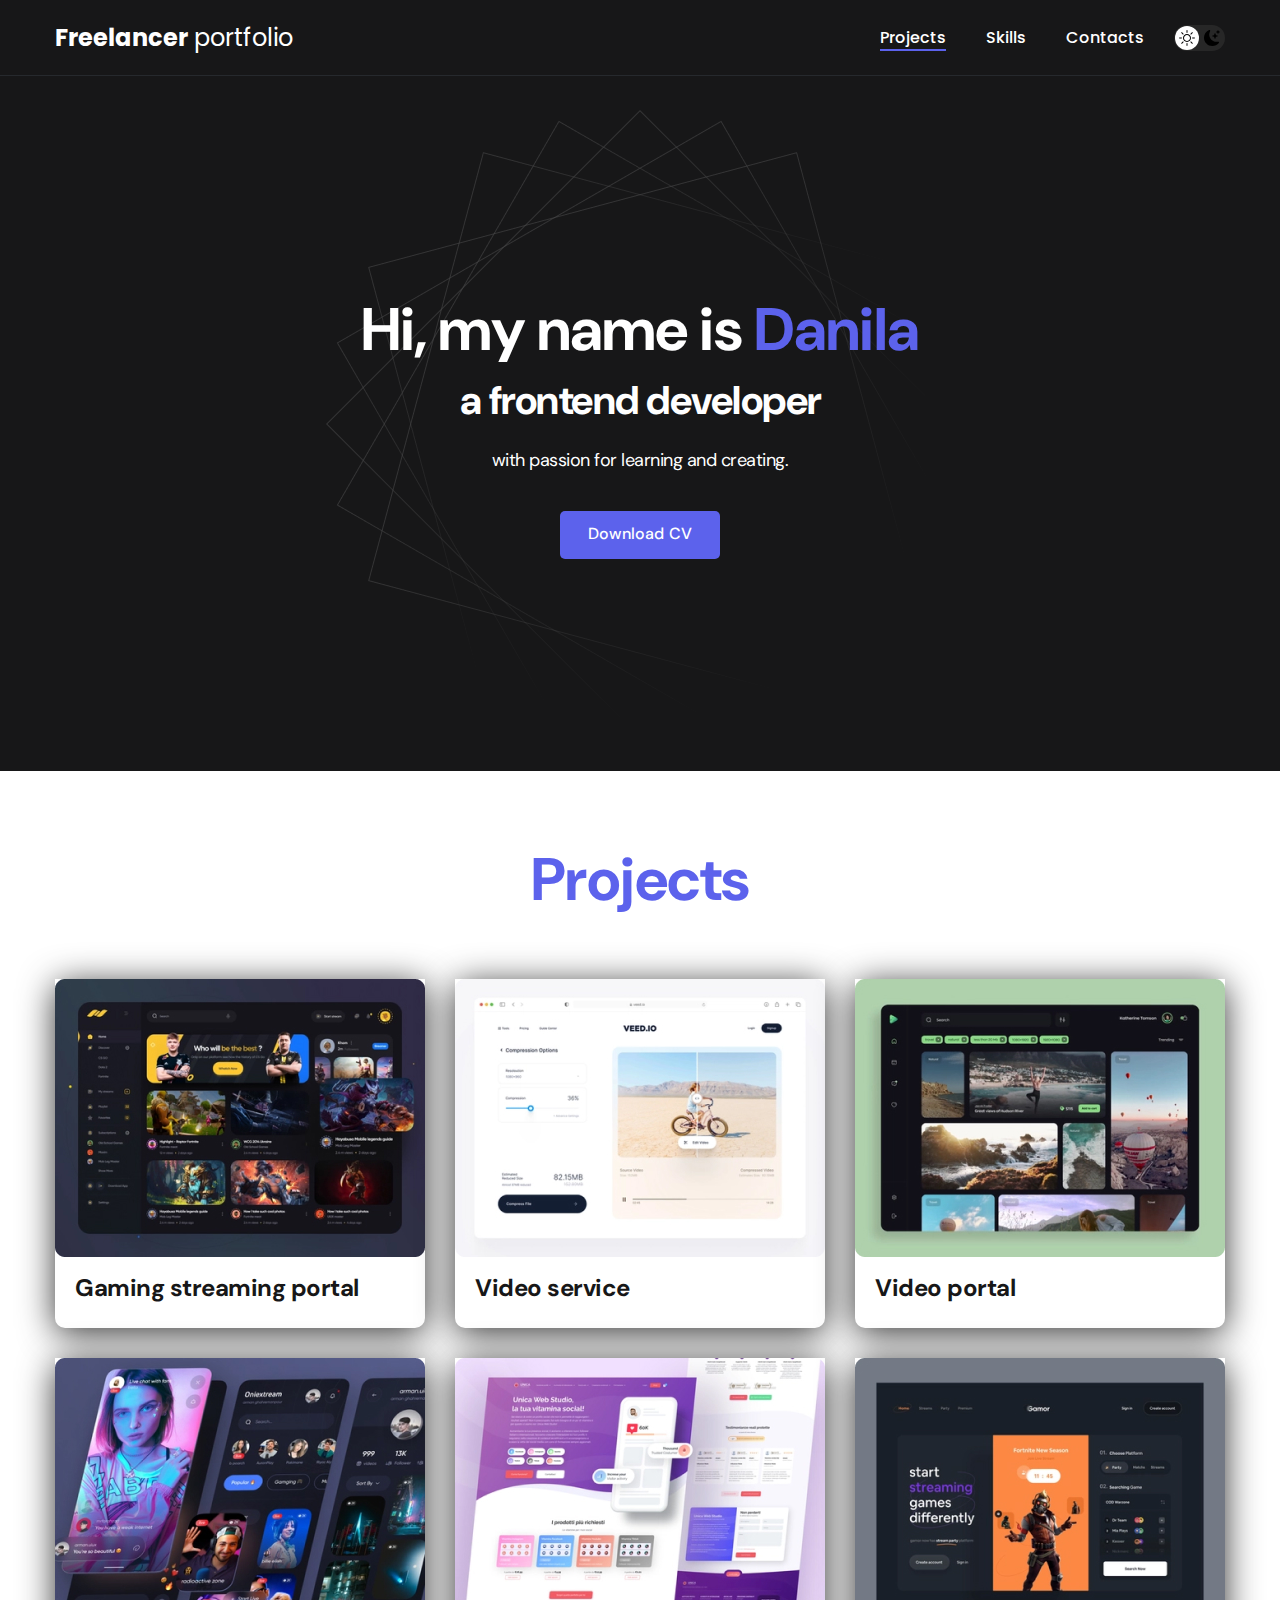
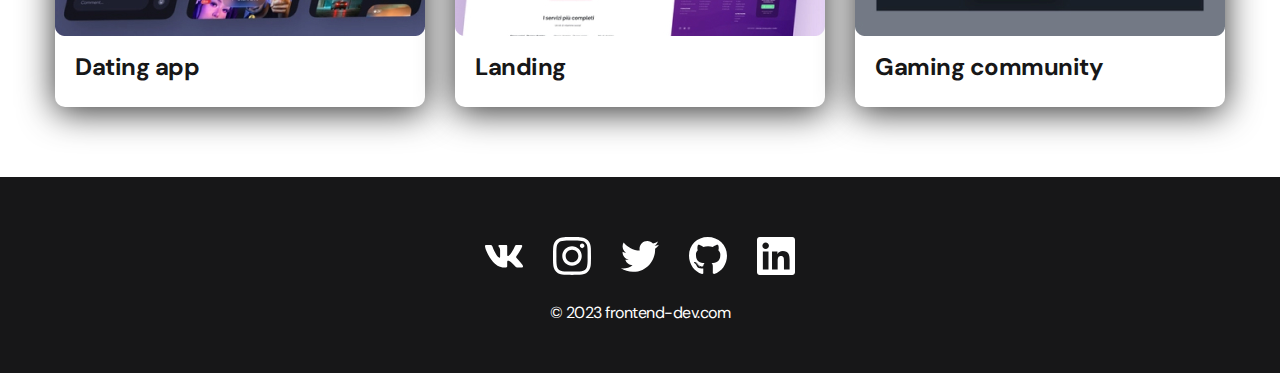
<file: index.html>
<!DOCTYPE html>
<html lang="en">
<head>
    <meta charset="UTF-8">
    <meta http-equiv="X-UA-Compatible" content="IE=edge">
    <meta name="viewport" content="width=device-width, initial-scale=1.0">
    <link rel="stylesheet" href="./css/style.css">
    <title>Сайт</title>
</head>
<body>
    <nav class="nav">
        <div class="container">
            <div class="nav-row">
                <a href="./index.html" class="logo"><strong>Freelancer</strong> portfolio</a>


                <button class="dark-mode-btn">
                    <img src="./img/icons/sun.svg.svg" alt="Light mode" class="dark-mode-btn__icon">
                    <img src="./img/icons/moon.svg.svg" alt="Dark mode" class="dark-mode-btn__icon">
                </button>
                         
                <ul class="nav-list">
                    <li class="nav-list__item"><a href="./index.html" class="nav-list__link nav-list__link--active">Projects</a></li>
                    <li class="nav-list__item"><a href="./skills.html" class="nav-list__link">Skills</a></li>
                    <li class="nav-list__item"><a href="./contacts.html" class="nav-list__link">Contacts</a></li>
                </ul>
            </div>
        </div>
        
    </nav>

    <header class="header"> 
            <div class="header__wrapper">
            <h1 class="header__title">
                <strong>Hi, my name is <em>Danila</em></strong><br>
                a frontend developer
            </h1>
            <div class="header__text">
                <p>with passion for learning and creating.</p>
            </div>
            <a href="#!" class="btn">Download CV</a>
        </div>
  </header>

  <main class="section">
    <div class="container">
        <h2 class="title-1">Projects</h2>
        <ul class="projects">
            <li class="project">
                <a href="./project-page.html">
                <img src="./img/projects/01.jpg" alt="Project img" class="projecy__img">
                <h3 class="project__title">Gaming streaming portal</h3>
            </a>
        </li>
            <li class="project">
                <a href="./project-page.html">
                <img src="./img/projects/02.jpg" alt="Project img" class="projecy__img">
                <h3 class="project__title">Video service</h3>
            </a>
        </li>
            <li class="project">
                <a href="./project-page.html">
                <img src="./img/projects/03.jpg" alt="Project img" class="projecy__img">
                <h3 class="project__title">Video portal</h3>
            </a>
        </li>
            <li class="project">
                <img src="./img/projects/04.jpg" alt="Project img" class="projecy__img">
                <h3 class="project__title">Dating app</h3>
            </li>
            <li class="project">
                <img src="./img/projects/05.jpg" alt="Project img" class="projecy__img">
                <h3 class="project__title">Landing</h3>
            </li>
            <li class="project">
                <img src="./img/projects/06.jpg" alt="Project img" class="projecy__img">
                <h3 class="project__title">Gaming community</h3>
            </li>
        </ul>
    </div>
  </main>

  <footer class="footer">
    <div class="container">
        <div class="footer__wrapper">
            <ul class="social">   
                <li class="social__item"><a href="#!"><img src="./img/icons/vk.svg" alt="Link"></a></li>
                <li class="social__item"><a href="#!"><img src="./img/icons/instagram.svg" alt="Link"></a></li>
                <li class="social__item"><a href="#!"><img src="./img/icons/twitter.svg" alt="Link"></a></li>
                <li class="social__item"><a href="#!"><img src="./img/icons/gitHub.svg" alt="Link"></a></li>
                <li class="social__item"><a href="#!"><img src="./img/icons/linkedIn.svg" alt="Link"></a></li>
            </ul>
        <div class="copyrigh">
            <p>© 2023 frontend-dev.com</p>
    </div>
      </div>
    </div>
  </footer>

 <script src="./js/main.js"></script>


</body>
</html>
</file>
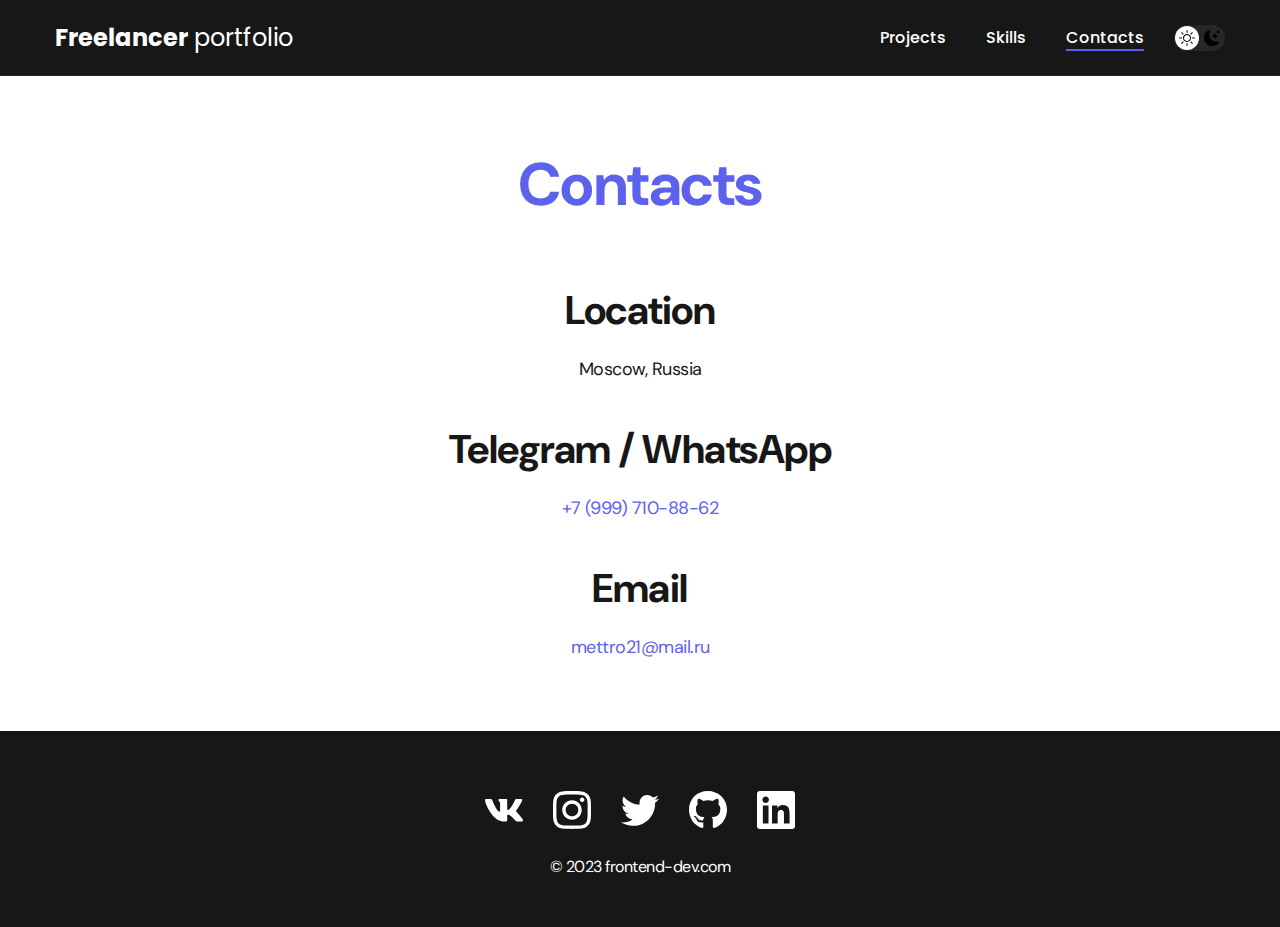
<file: contacts.html>
<!DOCTYPE html>
<html lang="en">
<head>
    <meta charset="UTF-8">
    <meta http-equiv="X-UA-Compatible" content="IE=edge">
    <meta name="viewport" content="width=device-width, initial-scale=1.0">
    <link rel="stylesheet" href="./css/style.css">
    <title>Сайт</title>
</head>
<body>
    <nav class="nav">
        <div class="container">
            <div class="nav-row">
                <a href="./index.html" class="logo"><strong>Freelancer</strong> portfolio</a>

                <button class="dark-mode-btn">
                    <img src="./img/icons/sun.svg.svg" alt="Light mode" class="dark-mode-btn__icon">
                    <img src="./img/icons/moon.svg.svg" alt="Dark mode" class="dark-mode-btn__icon">
                </button>

                <ul class="nav-list">
                    <li class="nav-list__item"><a href="./index.html" class="nav-list__link">Projects</a></li>
                    <li class="nav-list__item"><a href="./skills.html" class="nav-list__link">Skills</a></li>
                    <li class="nav-list__item"><a href="./contacts.html" class="nav-list__link nav-list__link--active">Contacts</a></li>
                </ul>
            </div>
        </div>     
    </nav>



  <main class="section">
    <div class="container">
        <h1 class="title-1">Contacts</h1>

        <ul class="content-list">
            <li class="content-list__item">
                <h2 class="title-2">Location</h2>
                <p>Moscow, Russia</p>             
            </li>
            <li class="content-list__item">
                <h2 class="title-2">Telegram / WhatsApp</h2>
                <p><a href="tel:+79997108862">+7 (999) 710-88-62</a></p>             
            </li>
            <li class="content-list__item">
                <h2 class="title-2">Email</h2>
                <p><a href="mailto:mettro21@mail.ru"> mettro21@mail.ru</a></p>             
            </li>                    
        </ul>



    </div>
  </main>

  <footer class="footer">
    <div class="container">
        <div class="footer__wrapper">
            <ul class="social">   
                <li class="social__item"><a href="#!"><img src="./img/icons/vk.svg" alt="Link"></a></li>
                <li class="social__item"><a href="#!"><img src="./img/icons/instagram.svg" alt="Link"></a></li>
                <li class="social__item"><a href="#!"><img src="./img/icons/twitter.svg" alt="Link"></a></li>
                <li class="social__item"><a href="#!"><img src="./img/icons/gitHub.svg" alt="Link"></a></li>
                <li class="social__item"><a href="#!"><img src="./img/icons/linkedIn.svg" alt="Link"></a></li>
            </ul>
        <div class="copyrigh">
            <p>© 2023 frontend-dev.com</p>
    </div>
      </div>
    </div>
  </footer>

  <script src="./js/main.js"></script>

</body>
</html>
</file>
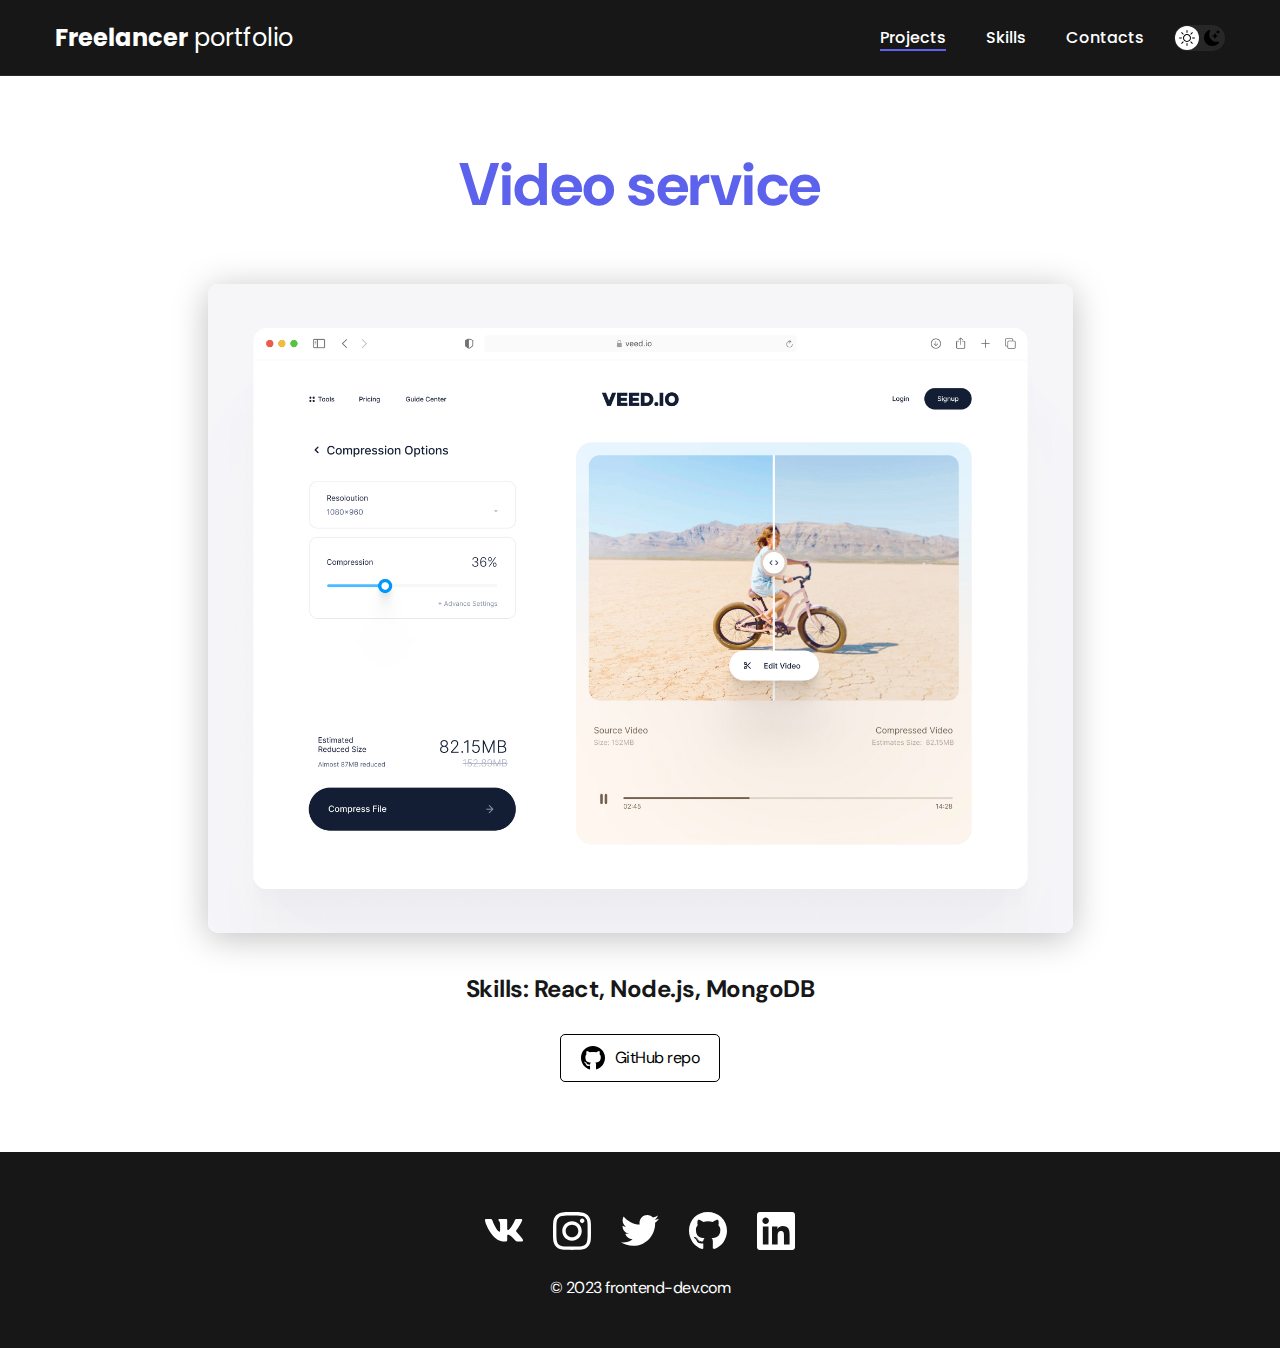
<file: project-page.html>
<!DOCTYPE html>
<html lang="en">
<head>
    <meta charset="UTF-8">
    <meta http-equiv="X-UA-Compatible" content="IE=edge">
    <meta name="viewport" content="width=device-width, initial-scale=1.0">
    <link rel="stylesheet" href="./css/style.css">
    <title>Сайт</title>
</head>
<body>
    <nav class="nav">
        <div class="container">
            <div class="nav-row">
                <a href="./index.html" class="logo"><strong>Freelancer</strong> portfolio</a>

            <button class="dark-mode-btn">
                <img src="./img/icons/sun.svg.svg" alt="Light mode" class="dark-mode-btn__icon">
                <img src="./img/icons/moon.svg.svg" alt="Dark mode" class="dark-mode-btn__icon">
            </button>

                <ul class="nav-list">
                    <li class="nav-list__item"><a href="./index.html" class="nav-list__link nav-list__link--active">Projects</a></li>
                    <li class="nav-list__item"><a href="./ckills.html" class="nav-list__link">Skills</a></li>
                    <li class="nav-list__item"><a href="./contacts.html" class="nav-list__link">Contacts</a></li>
                </ul>
            </div>
        </div>     
    </nav>



  <main class="section">
    <div class="container">

        <div class="project-details">
            
        
        <h1 class="title-1">Video service</h1>

        <img src="./img/projects/02-big.jpg" alt="" class="project-details__cover">

        <div class="project-details__desc">
            <p>Skills: React, Node.js, MongoDB</p>
        </div>

           <a href="#!" class="btn-outline">
            <img src="./img/icons/gitHub-black.svg" alt="">
            GitHub repo
           </a>



    </div>      
    </div>
  </main>

  <footer class="footer">
    <div class="container">
        <div class="footer__wrapper">
            <ul class="social">   
                <li class="social__item"><a href="#!"><img src="./img/icons/vk.svg" alt="Link"></a></li>
                <li class="social__item"><a href="#!"><img src="./img/icons/instagram.svg" alt="Link"></a></li>
                <li class="social__item"><a href="#!"><img src="./img/icons/twitter.svg" alt="Link"></a></li>
                <li class="social__item"><a href="#!"><img src="./img/icons/gitHub.svg" alt="Link"></a></li>
                <li class="social__item"><a href="#!"><img src="./img/icons/linkedIn.svg" alt="Link"></a></li>
            </ul>
        <div class="copyrigh">
            <p>© 2023 frontend-dev.com</p>
    </div>
      </div>
    </div>
  </footer>

  <script src="./js/main.js"></script>

</body>
</html>
</file>
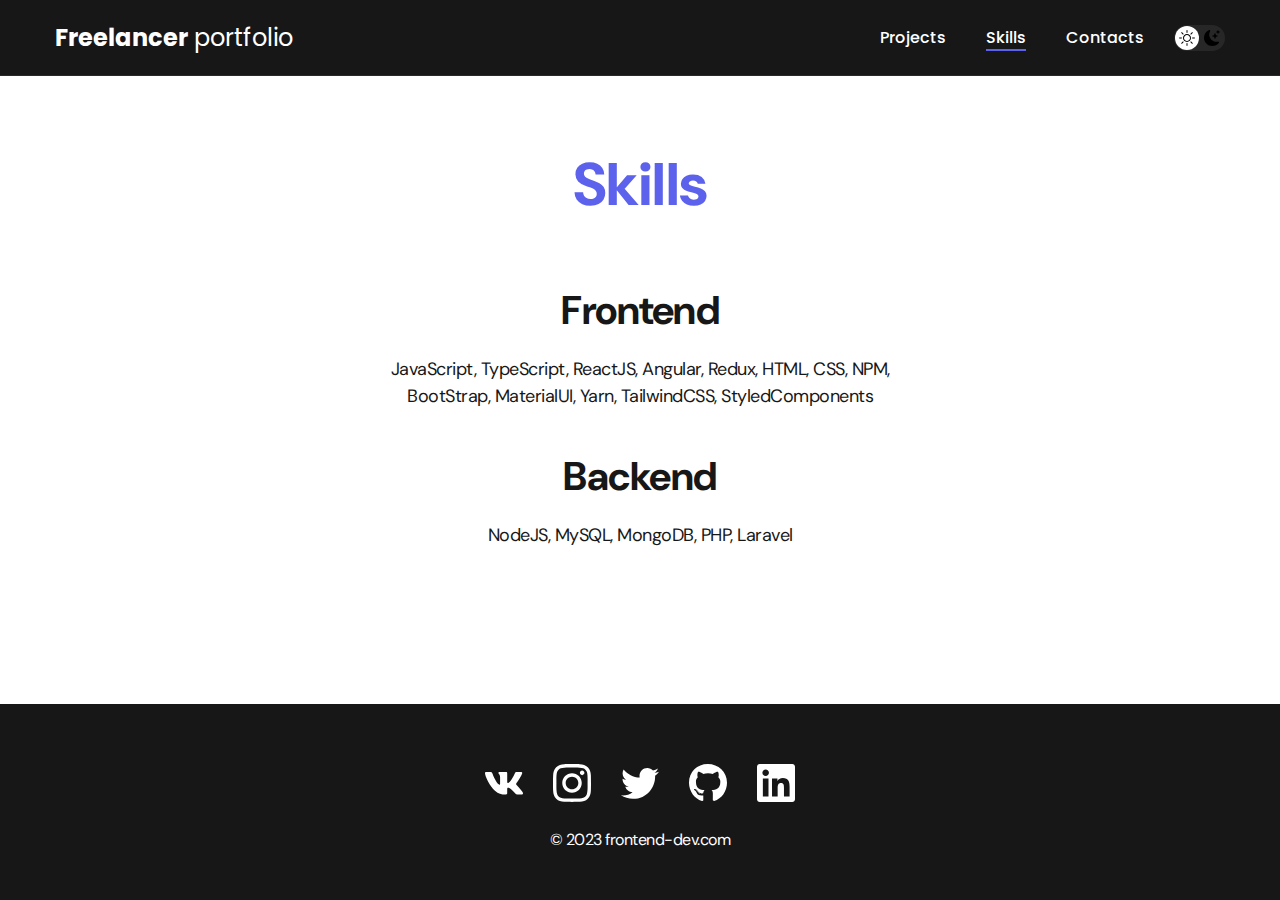
<file: skills.html>
<!DOCTYPE html>
<html lang="en">
<head>
    <meta charset="UTF-8">
    <meta http-equiv="X-UA-Compatible" content="IE=edge">
    <meta name="viewport" content="width=device-width, initial-scale=1.0">
    <link rel="stylesheet" href="./css/style.css">
    <title>Сайт</title>
</head>
<body>
    <nav class="nav">
        <div class="container">
            <div class="nav-row">
                <a href="./index.html" class="logo"><strong>Freelancer</strong> portfolio</a>


                <button class="dark-mode-btn">
                    <img src="./img/icons/sun.svg.svg" alt="Light mode" class="dark-mode-btn__icon">
                    <img src="./img/icons/moon.svg.svg" alt="Dark mode" class="dark-mode-btn__icon">
                </button>


                <ul class="nav-list">
                    <li class="nav-list__item"><a href="./index.html" class="nav-list__link">Projects</a></li>
                    <li class="nav-list__item"><a href="./skills.html" class="nav-list__link nav-list__link--active">Skills</a></li>
                    <li class="nav-list__item"><a href="./contacts.html" class="nav-list__link">Contacts</a></li>
                </ul>
            </div>
        </div>     
    </nav>



  <main class="section">
    <div class="container">
        <h1 class="title-1">Skills</h1>

        <ul class="content-list">
            <li class="content-list__item">
                <h2 class="title-2">Frontend</h2>
                <p>JavaScript, TypeScript, ReactJS, Angular, Redux, HTML, CSS, NPM, BootStrap, MaterialUI, Yarn, TailwindCSS, StyledComponents</p>             
            </li>
            <li class="content-list__item">
                <h2 class="title-2">Backend</h2>
                <p>NodeJS, MySQL, MongoDB, PHP, Laravel</p>  
            </li>
        </ul>

    </div>
  </main>

  <footer class="footer">
    <div class="container">
        <div class="footer__wrapper">
            <ul class="social">   
                <li class="social__item"><a href="#!"><img src="./img/icons/vk.svg" alt="Link"></a></li>
                <li class="social__item"><a href="#!"><img src="./img/icons/instagram.svg" alt="Link"></a></li>
                <li class="social__item"><a href="#!"><img src="./img/icons/twitter.svg" alt="Link"></a></li>
                <li class="social__item"><a href="#!"><img src="./img/icons/gitHub.svg" alt="Link"></a></li>
                <li class="social__item"><a href="#!"><img src="./img/icons/linkedIn.svg" alt="Link"></a></li>
            </ul>
        <div class="copyrigh">
            <p>© 2023 frontend-dev.com</p>
    </div>
      </div>
    </div>
  </footer>

  <script src="./js/main.js"></script>

</body>
</html>
</file>
<file: css/style.css>
@import './reset.css';
@import url('https://fonts.googleapis.com/css2?family=DM+Sans:wght@400;500;700&family=Poppins:wght@400;500;700&display=swap');

/*
font-family: 'DM Sans', sans-serif;
font-family: 'Poppins', sans-serif;
*/
/** {
    border: 1px olid red;
}*/

:root {
    --blackpure: #000;
    --black: #171718;
    --black-border: #26292D;
    --white: #fff;
    --purple: #5C62EC;

    --text-color: var(--black);

    --dark-bg: var(--black);
    --dark-border: var(--black-border);
    --header-text: var(--white);
    --accent: var(--purple);

    /* Light mode */
    --page-bg: var(--white);
    --text-color: var(--black);

    --title-1: var(--accent);


    --project-card-bg: var(--white);
    --project-card-text: var(--black);
    --box-shadow: 0px 5px 35px rgba(0, 0, 0, 0.8);
}

.dark {
    /* Dark mode */
    --page-bg: #252526;
    --text-color: var(--white);

    --title-1: var(--white);

    --project-card-bg: var(--black);
    --project-card-text: var(--white);
    --box-shadow: 0px 5px 35px rgba(0, 0, 0, 0.25);
}






html, body {
    display: flex;
    flex-direction: column;
    min-height: 100vh;

    font-family: 'DM Sans', sans-serif;
    letter-spacing: -0.5px;

    /* Light mode */
    background-color: var(--page-bg);
    color: var(--text-color);

    --title-1: var(--accent);
}



/* General */

.container {
    margin: 0 auto;
    padding: 0 15px;
    max-width: 1200px;
}

.none {
    display: none !important;
}



.section {
    padding: 70px 0;


}


.title-1 {
    margin-bottom: 60px;

    font-size: 60px;
    font-weight: 700;
    line-height: 1.3;
    color: var(--title-1);
    text-align: center;

}

.title-2 {
    margin-bottom: 20px;

    font-size: 40px;
    line-height: 1.3;
    font-weight: 700;
}



/* Nav */

.nav {
    padding: 20px 0;
    border-bottom: 1px solid var(--dark-border);
    background-color: var(--dark-bg);
    color: var(--header-text);
    letter-spacing: normal;
}

.nav-row {
    display: flex;
    justify-content: flex-end;
    align-items: center;
    column-gap: 30px;
    row-gap: 20px;
    flex-wrap: wrap;
}

.logo {
    margin-right: auto;
    color: var(--header-text);
    font-size: 24px;
    font-family: 'Poppins', sans-serif;
}


.logo strong {
    font-weight: 700;
}

.nav-list {
display: flex;
flex-wrap: wrap;
row-gap: 10px;
align-items: center;
column-gap: 40px;
font-size: 16px;
font-weight: 500;
font-family: 'Poppins', sans-serif;
}

.nav-list__link {
color: var(--header-text);
transition: opacity 0.2s ease-in;
}

.nav-list__link:hover {
    opacity: 0.8;
}

.nav-list__link--active{
    position: relative;    
}

.nav-list__link--active::before{
content: "";

position: absolute;
left: 0;
top: 100%;

display: block;
height: 2px;
width: 100%;
background-color: var(--accent);
}

/* Dark mode btn */

.dark-mode-btn {
    order: 9;

    position: relative;
    display: flex;
    justify-content: space-between;

    width: 51px;
    height: 26px;
    padding: 5px;

    border-radius: 50px;
    background-color: #272727;
}

.dark-mode-btn::before {
    content: "";


    position: absolute;
    top: 1px;
    left: 1px;
    

    display: block;
    width: 24px;
    height: 24px;

    border-radius: 50%;
    background-color: var(--white);

    transition: left 0.2s ease-in;
}


.dark-mode-btn--active::before {
    left: 26px;
}

.dark-mode-btn__icon {
    position: relative;
    z-index: 9;
}

/* Header */

.header {
    padding: 40px 0;
    min-height: 695px;

    display: flex;
    justify-content: center;
    align-items: center;
    
    background-color: var(--dark-bg);
    background-image: url(./../img/header-bg.png.png);
    background-repeat: no-repeat;
    background-size: auto;
    background-position: center center;


    color: var(--header-text);
    text-align: center;
}

.header__wrapper {
    padding: 0 15px;
    max-width: 660px;
}

.header__title {
    margin-bottom: 20px;
    font-size: 40px;
    font-weight: 700;
    line-height: 1.4;
}

.header__title strong {
    font-size: 60px;
    font-weight: 700;
}

.header__title em{
    font-style: normal;
    color: var(--accent);
}

.header__text {
    margin-bottom: 40px;
    font-size: 18px;
    line-height: 1.333;
}

/* Btn */

.header__text p + p {
    margin-top: 0.5em;
}

.btn {
    display: inline-block;
    height: 48px;
    padding: 12px 28px;

    border-radius: 5px;
    background-color: var(--accent);
    color: var(--white);
    letter-spacing: 0.15px;
    font-size: 16px;
    font-weight: 500;

    transition: opacity 0.2s ease-in;
}

.btn:hover {
    opacity: 0.8;
}

.btn:active {
    position: relative;
    top: 1px;
}

/*Btn outline */

.btn-outline {
    display: flex;
    column-gap: 10px;
    align-items: center;

    height: 48px;
    padding: 12px 20px;

    border-radius: 5px;
    border: 1px solid var(--blackpure);
    background-color: var(--white);
    color: var(--blackpure);

    transition: opacity 0.2s ease-in;
}

.btn-outline:hover {
    opacity: 0.8;
}

.btn-outline:active {
    position: relative;
    top: 1px;
}



/* Projects */



.projects {
    display: flex;
    justify-content: center;
    flex-wrap: wrap;
    column-gap: 30px;
    row-gap: 30px;
    
}

.project {
    max-width: 370px;
    background-color: var(--project-card-bg);
    box-shadow: var(--box-shadow);
    border-radius: 10px;
}

.project__img {
    border-radius: 10px;
}

.project__title {
    padding: 15px 20px 25px;
    font-weight: 700;
    font-size: 24px;
    line-height: 1.3;
    color: var(--project-card-text);
}

/* Project details */

.project-details {
    margin: 0 auto;
    max-width: 865px;

    display: flex;
    flex-direction: column;
    align-items: center;
    text-align: center;
}

.project-details__cover {
    max-width: 100%;
    margin-bottom: 40px;

    box-shadow: 0px 5px 35px rgba(0, 0, 0, 0.25);
    border-radius: 10px;
}

.project-details__desc {
    margin-bottom: 30px;

    font-weight: 700;
    font-size: 24px;
    line-height: 1.3;
}

/* Content list*/



.content-list {
    margin: 0 auto;
    max-width: 570px;
    display: flex;
    flex-direction: column;
    align-items: center;
    row-gap: 40px;
    text-align: center;
}

.content-list a {
    color: var(--accent);
}

.content-list__item {
    font-size: 18px;
    line-height: 1.5;
}

.content-list__item p + p {
    margin-top: 0.5em;
}

/* Footer */

.footer {
    margin-top: auto;
    padding: 60px 0 50px;
    background-color: var(--dark-bg);
    color: var(--header-text);
}

.footer__wrapper {
    display: flex;
    flex-direction: column;
    align-items: center;
    row-gap: 27px;
}

.social {
    display: flex;
    column-gap: 30px;
    align-items: center;
}


.copyright {
    font-size: 16px;
}

.copyright p + p {
    margin-top: 0.5em;
}

@media (max-width: 620px) {

    /* Header */

    .header {
        min-height: unset;
    }

    .header__title {
        font-size: 30px;
    }

    .header__title strong {
        font-size: 40px;
    }

    /* Nav */

    .nav-row {
        justify-content: space-between;
    }

    .dark-mode-btn {
        order: 0;
    }
    
    /* General */


    .section {
        padding: 40px 0;
    }

    .title-1 {
        margin-bottom: 30px;
        font-size: 40px;
    }

    .title-2 {
        margin-bottom: 10px;
        font-size: 30px;
    }
    
    /* Projects */

    .project__title {
        font-size: 22px;
    }

    /* Project page */

    .project-details__desc {
        margin-bottom: 20;
        font-size: 22px;
    }

    /* Content List */

        .content-list {
            row-gap: 20px;
        }
    
        .content-list__item {
            font-size: 16px;
        }

    /* Footer */

    .footer {
        padding: 40px 0 30px;
    }

    .footer__wrapper {
        row-gap: 20px;
    }

    /* Social */

    .social {
        column-gap: 20px;
    }

    .social__item {
        width: 28px;
    }



    
}
</file>
